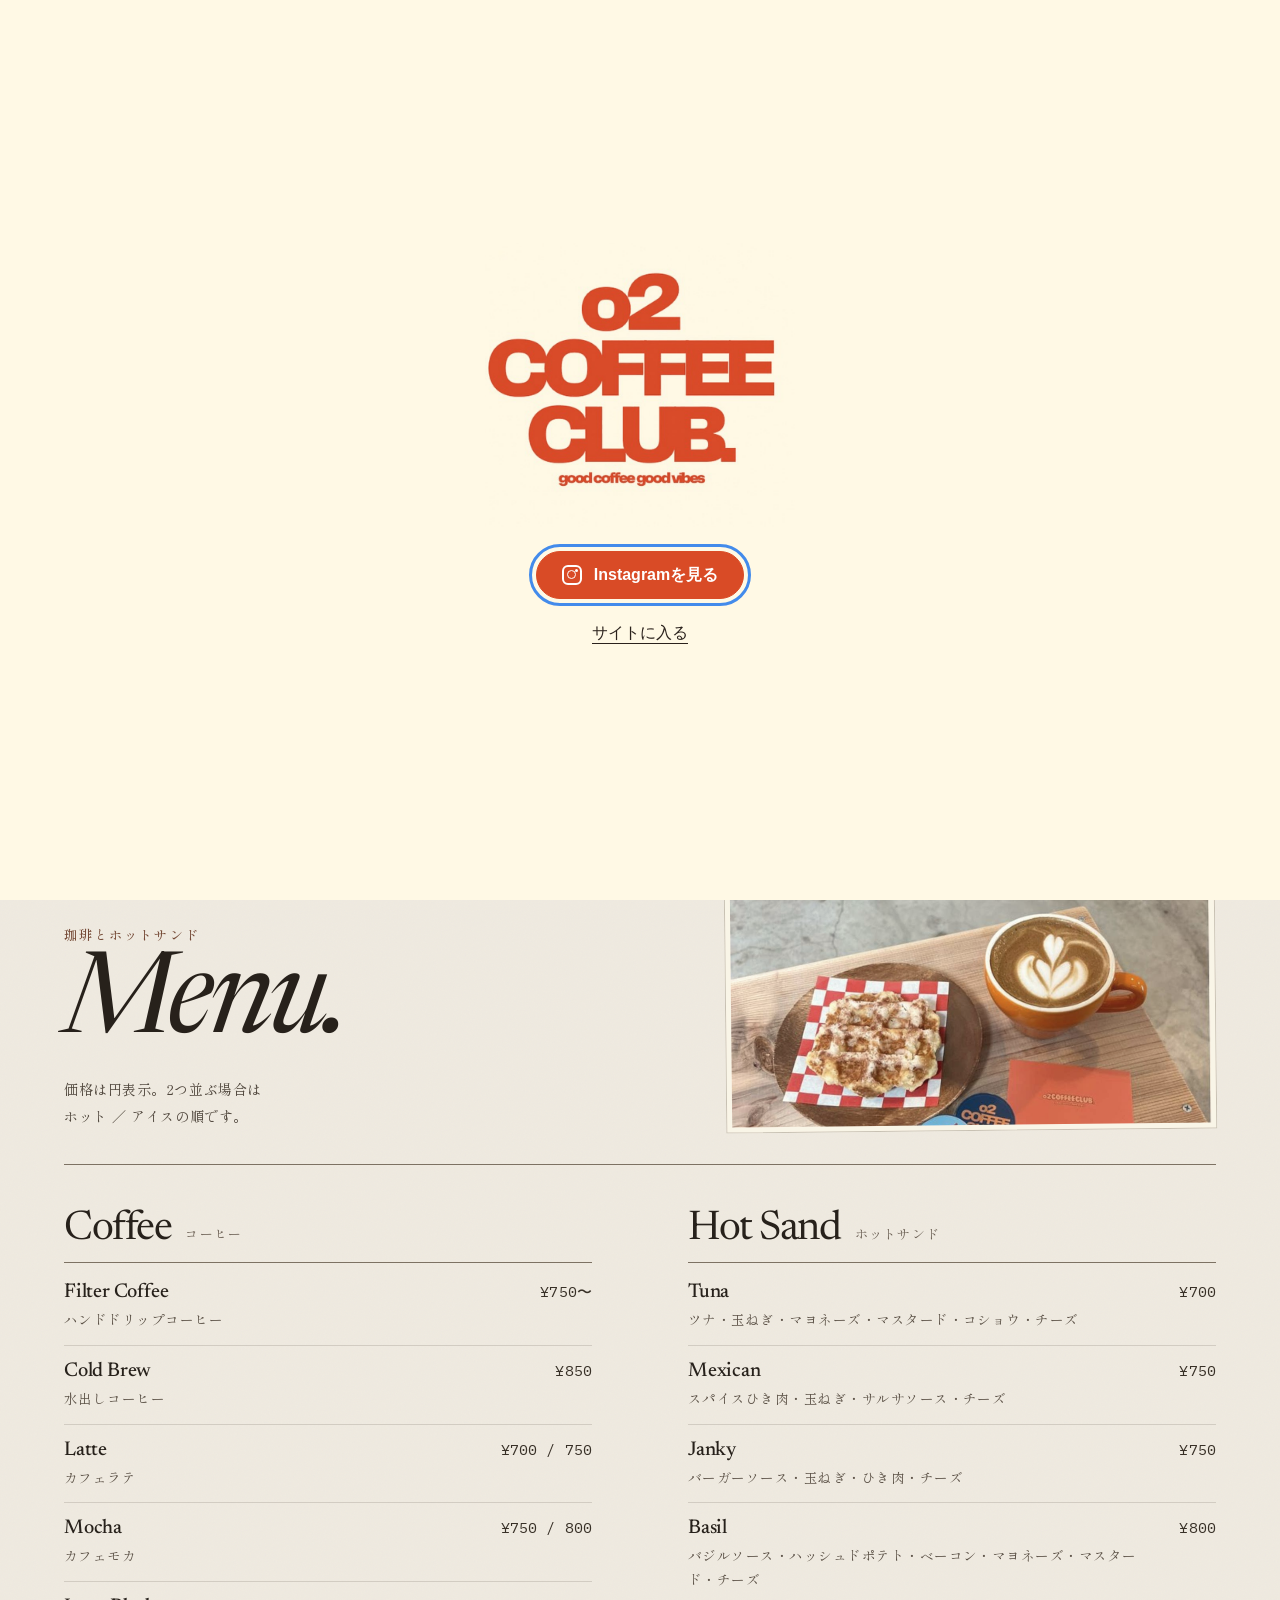
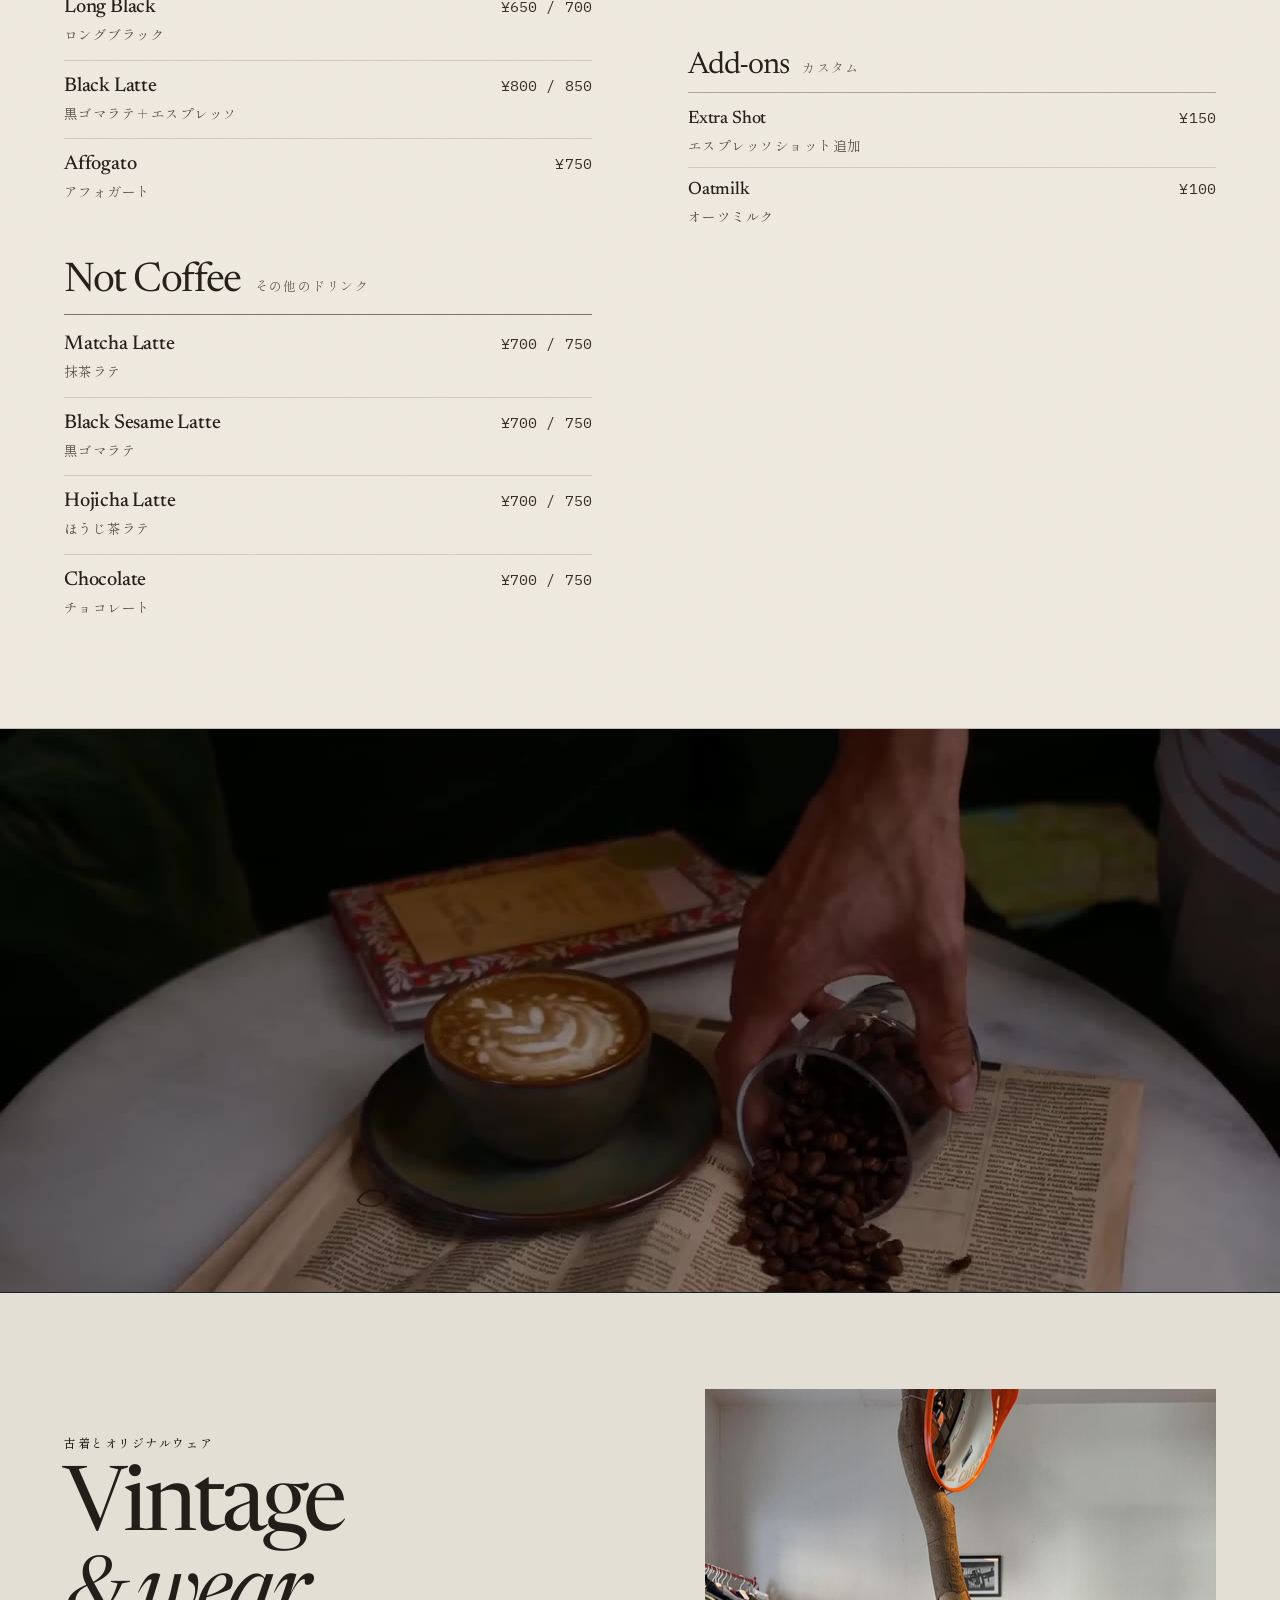
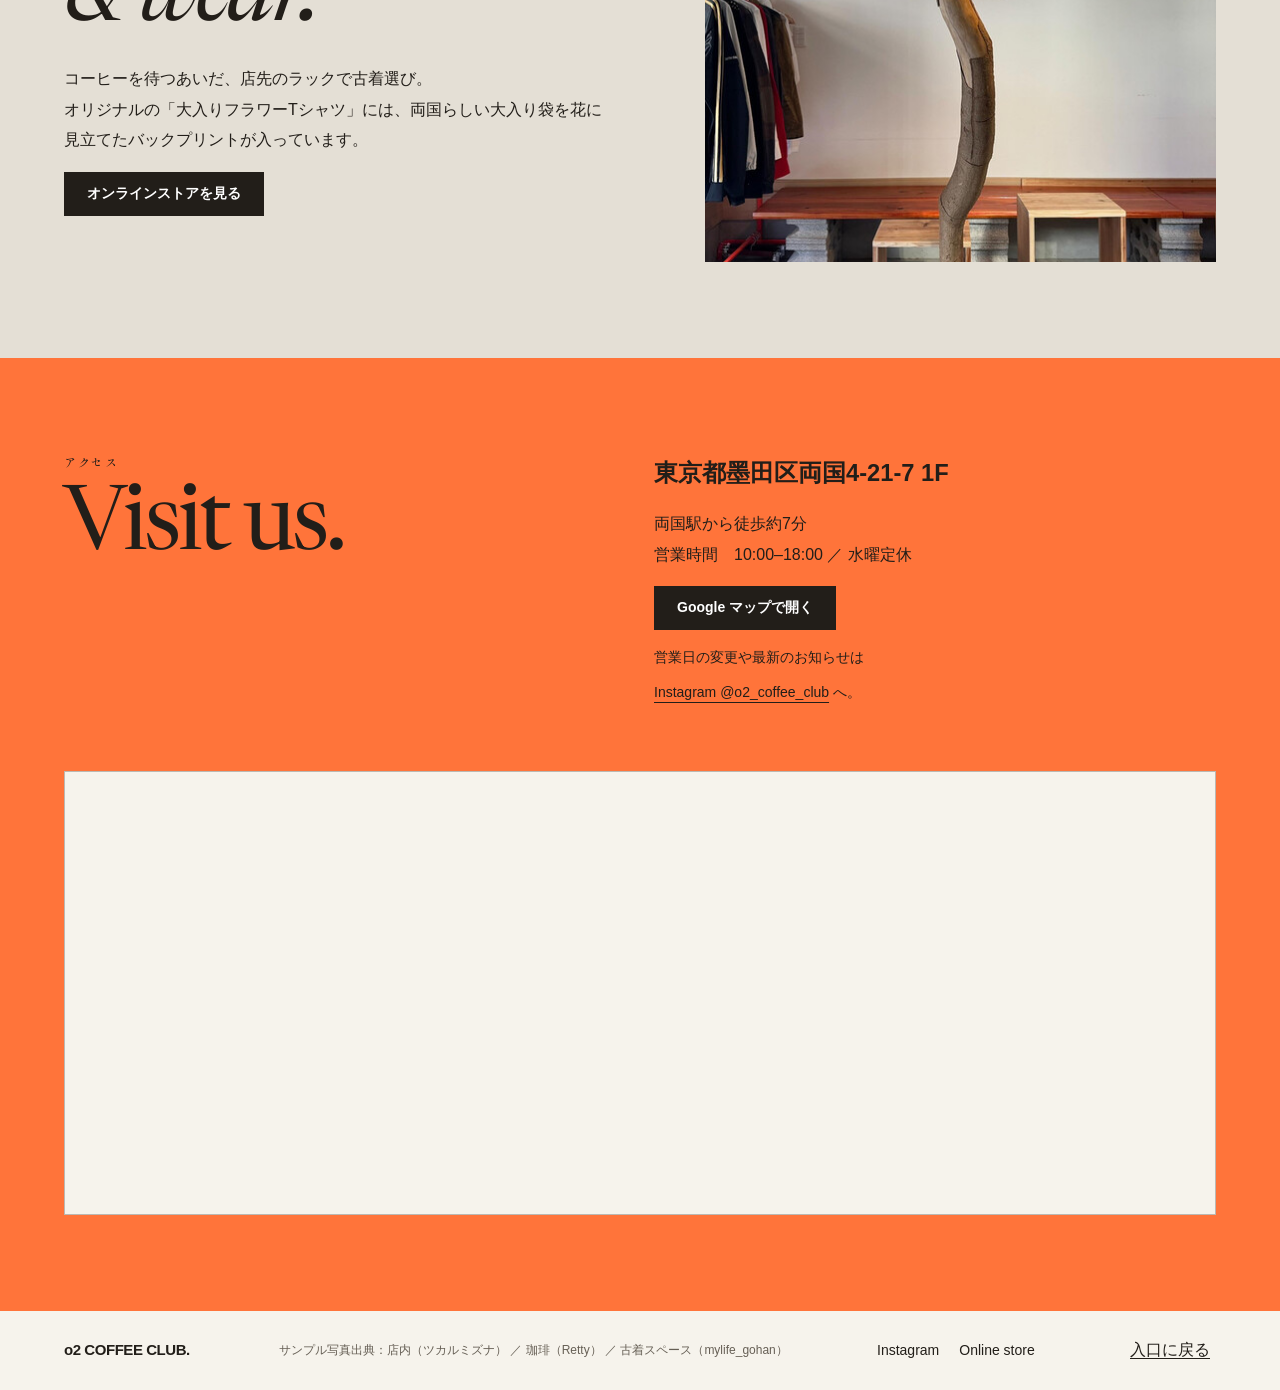
<file: index.html>
<!doctype html>
<html lang="ja">
<head>
  <meta charset="utf-8">
  <meta name="viewport" content="width=device-width,initial-scale=1">
  <meta name="theme-color" content="#f6f3ec">
  <meta name="description" content="東京・両国四丁目の路地にある、コーヒーと古着の店。o2 COFFEE CLUB. のメニュー、ウェア、アクセス。">
  <title>o2 COFFEE CLUB. — 珈琲と古着、両国。</title>
  <link rel="preconnect" href="https://fonts.googleapis.com">
  <link rel="preconnect" href="https://fonts.gstatic.com" crossorigin>
  <link href="https://fonts.googleapis.com/css2?family=IBM+Plex+Mono:wght@400;500&family=Newsreader:ital,opsz,wght@0,6..72,400..500;1,6..72,400..500&family=Shippori+Mincho:wght@400;500&display=swap" rel="stylesheet">
  <link rel="stylesheet" href="style.css">
</head>
<body id="top">
  <dialog id="entrance" aria-label="o2 COFFEE CLUB. 入口">
    <div class="entry-stage">
      <div class="coaster">
        <img src="assets/logo.png" alt="o2 COFFEE CLUB. — good coffee good vibes">
      </div>
      <div class="entry-actions">
        <a class="entry-insta" href="https://www.instagram.com/o2_coffee_club/" target="_blank" rel="noopener" aria-label="Instagramを見る（新しいタブ）">
          <span class="camera" aria-hidden="true"></span>Instagramを見る
        </a>
        <button class="entry-enter" type="button">サイトに入る</button>
      </div>
    </div>
  </dialog>

  <div class="top" lang="en">RYOGOKU, TOKYO · COFFEE &amp; VINTAGE</div>

  <header>
    <a class="brand" href="#top" aria-label="o2 COFFEE CLUB. トップ">
      <img class="header-logo" src="assets/logo.png" alt="o2 COFFEE CLUB.">
    </a>
    <nav aria-label="サイト内メニュー">
      <a href="#coffee">Menu</a>
      <a href="#vintage">Vintage</a>
      <a href="#visit">Access</a>
    </nav>
  </header>

  <main>
    <section class="hero">
      <img src="assets/hero.jpg" alt="両国のお店に飾られたオレンジのカーブミラーと乙珈琲倶楽部の看板" fetchpriority="high">
      <video class="hero-film" data-src="assets/hero.mp4" muted playsinline loop preload="none" aria-hidden="true"></video>
      <button class="film-toggle" type="button" aria-label="映像を一時停止" hidden></button>
      <div class="hero-copy">
        <div class="eyebrow">o2 COFFEE CLUB.</div>
        <h1 lang="en">Coffee<br><i>&amp; Vintage.</i></h1>
        <p>両国四丁目、路地裏の珈琲と古着。</p>
        <a class="btn" href="#coffee">メニューを見る</a>
        <a class="hero-access" href="#visit">お店への行き方</a>
      </div>
    </section>

    <section id="coffee" class="section menu-board">
      <div class="menu-lead">
        <div>
          <div class="eyebrow">珈琲とホットサンド</div>
          <h2>Menu.</h2>
          <p>価格は円表示。2つ並ぶ場合は<br>ホット ／ アイスの順です。</p>
        </div>
        <img src="assets/menu.jpg" loading="lazy" alt="店内のワッフルとラテ">
      </div>

      <div class="price-cols">
        <div>
          <section class="price-group">
            <h3>Coffee <small>コーヒー</small></h3>
            <ul>
              <li><span><b lang="en">Filter Coffee</b><small>ハンドドリップコーヒー</small></span><strong>¥750〜</strong></li>
              <li><span><b lang="en">Cold Brew</b><small>水出しコーヒー</small></span><strong>¥850</strong></li>
              <li><span><b lang="en">Latte</b><small>カフェラテ</small></span><strong>¥700 / 750</strong></li>
              <li><span><b lang="en">Mocha</b><small>カフェモカ</small></span><strong>¥750 / 800</strong></li>
              <li><span><b lang="en">Long Black</b><small>ロングブラック</small></span><strong>¥650 / 700</strong></li>
              <li><span><b lang="en">Black Latte</b><small>黒ゴマラテ＋エスプレッソ</small></span><strong>¥800 / 850</strong></li>
              <li><span><b lang="en">Affogato</b><small>アフォガート</small></span><strong>¥750</strong></li>
            </ul>
          </section>

          <section class="price-group">
            <h3>Not Coffee <small>その他のドリンク</small></h3>
            <ul>
              <li><span><b lang="en">Matcha Latte</b><small>抹茶ラテ</small></span><strong>¥700 / 750</strong></li>
              <li><span><b lang="en">Black Sesame Latte</b><small>黒ゴマラテ</small></span><strong>¥700 / 750</strong></li>
              <li><span><b lang="en">Hojicha Latte</b><small>ほうじ茶ラテ</small></span><strong>¥700 / 750</strong></li>
              <li><span><b lang="en">Chocolate</b><small>チョコレート</small></span><strong>¥700 / 750</strong></li>
            </ul>
          </section>
        </div>

        <div>
          <section class="price-group">
            <h3>Hot Sand <small>ホットサンド</small></h3>
            <ul>
              <li><span><b lang="en">Tuna</b><small>ツナ・玉ねぎ・マヨネーズ・マスタード・コショウ・チーズ</small></span><strong>¥700</strong></li>
              <li><span><b lang="en">Mexican</b><small>スパイスひき肉・玉ねぎ・サルサソース・チーズ</small></span><strong>¥750</strong></li>
              <li><span><b lang="en">Janky</b><small>バーガーソース・玉ねぎ・ひき肉・チーズ</small></span><strong>¥750</strong></li>
              <li><span><b lang="en">Basil</b><small>バジルソース・ハッシュドポテト・ベーコン・マヨネーズ・マスタード・チーズ</small></span><strong>¥800</strong></li>
            </ul>
          </section>

          <section class="price-group">
            <h3>Add-ons <small>カスタム</small></h3>
            <ul>
              <li><span><b lang="en">Extra Shot</b><small>エスプレッソショット追加</small></span><strong>¥150</strong></li>
              <li><span><b lang="en">Oatmilk</b><small>オーツミルク</small></span><strong>¥100</strong></li>
            </ul>
          </section>
        </div>
      </div>
    </section>

    <div class="city-film" id="sumida-night">
      <video data-src="assets/city.mp4" poster="assets/city-poster.jpg" muted playsinline loop preload="none" aria-label="ラテの横で、本のページにコーヒー豆を広げる様子"></video>
      <button class="film-toggle" type="button" aria-label="映像を一時停止" hidden></button>
    </div>

    <section id="vintage" class="section spread wear">
      <img src="assets/vintage.jpg" loading="lazy" alt="店内の古着ラックと木の柱に掛かったオレンジのミラー">
      <div class="details">
        <div class="eyebrow">古着とオリジナルウェア</div>
        <h2>Vintage<br><i>&amp; wear.</i></h2>
        <p>コーヒーを待つあいだ、店先のラックで古着選び。<br>オリジナルの「大入りフラワーTシャツ」には、両国らしい大入り袋を花に見立てたバックプリントが入っています。</p>
        <a class="btn" href="https://o2coffeeclub.base.shop/">オンラインストアを見る</a>
      </div>
    </section>

    <section id="visit" class="section visit">
      <div>
        <div class="eyebrow">アクセス</div>
        <h2>Visit us.</h2>
      </div>
      <div>
        <address>東京都墨田区両国4-21-7 1F</address>
        <p>両国駅から徒歩約7分<br>営業時間　10:00–18:00 ／ 水曜定休</p>
        <a class="btn" href="https://www.google.com/maps/search/?api=1&amp;query=o2+COFFEE+CLUB.+東京都墨田区両国4-21-7">Google マップで開く</a>
        <p class="note">営業日の変更や最新のお知らせは<br><a class="link" href="https://www.instagram.com/o2_coffee_club/">Instagram @o2_coffee_club</a> へ。</p>
      </div>
      <div class="visit-map">
        <iframe title="o2 COFFEE CLUB. 周辺の地図" src="https://www.google.com/maps/embed?pb=!1m18!1m12!1m3!1d3240.316372474975!2d139.7968186!3d35.69383150000001!2m3!1f0!2f0!3f0!3m2!1i1024!2i768!4f13.1!3m3!1m2!1s0x60188984307a7def%3A0x9527c3ba1307a44d!2so2%20COFFEE%20CLUB.!5e0!3m2!1sja!2sjp!4v1795262551647!5m2!1sja!2sjp" width="600" height="450" style="border:0;" allowfullscreen="" loading="lazy" referrerpolicy="strict-origin-when-cross-origin"></iframe>
      </div>
    </section>
  </main>

  <footer>
    <a class="brand" href="#top">o2 COFFEE CLUB.</a>
    <small class="photo-credit">サンプル写真出典：<a href="https://x.com/tsukarumizuna/status/2046434924333514904">店内（ツカルミズナ）</a> ／ <a href="https://retty.me/area/PRE13/ARE17/SUB1704/100001820105/">珈琲（Retty）</a> ／ <a href="https://tabelog.com/tokyo/A1312/A131201/13318797/dtlrvwlst/B524163319/">古着スペース（mylife_gohan）</a></small>
    <div class="foot-links">
      <a href="https://www.instagram.com/o2_coffee_club/">Instagram</a>
      <a href="https://o2coffeeclub.base.shop/">Online store</a>
    </div>
    <button class="entry-replay" type="button" hidden>入口に戻る</button>
  </footer>

  <script src="main.js"></script>
</body>
</html>
</file>
<file: style.css>
/* ===== BASE & TOKENS ===== */
:root {
  --paper: #f6f3ec;
  --ink: #221e19;
  --orange: #ff743a;
  --line: #b7afa4;
  --pad: clamp(20px, 5vw, 86px);
}

* {
  box-sizing: border-box;
}

html {
  scroll-behavior: smooth;
  scroll-padding-top: 24px;
}

html:has(#entrance[open]) {
  overflow: hidden;
}

body {
  margin: 0;
  background: var(--paper);
  color: var(--ink);
  font: 16px/1.65 "Helvetica Neue", Arial, "Hiragino Kaku Gothic ProN", "Yu Gothic", sans-serif;
}

a {
  color: inherit;
  text-decoration: none;
}

a:focus-visible {
  outline: 3px solid #438beb;
  outline-offset: 4px;
}

a:hover {
  text-decoration: underline;
  text-underline-offset: .28em;
}

/* ===== ENTRANCE MODAL ===== */
#entrance {
  position: fixed;
  inset: 0;
  margin: 0;
  width: 100%;
  height: 100%;
  max-width: none;
  max-height: none;
  padding: 20px;
  border: 0;
  background: #fff9e5;
  color: #2b221c;
  overflow: auto;
}

#entrance::backdrop {
  background: transparent;
}

#entrance.leaving {
  animation: iris-out .65s cubic-bezier(.65, 0, .35, 1) both;
  pointer-events: none;
}

.entry-stage {
  min-height: 100%;
  display: flex;
  align-items: center;
  justify-content: center;
  flex-direction: column;
  text-align: center;
  gap: 24px;
}

.coaster {
  position: relative;
  display: block;
  width: min(60vw, 38vh, 310px);
  color: #302016;
  animation: coaster-in .85s cubic-bezier(.2, .75, .25, 1) both;
}

.coaster img {
  width: 100%;
  display: block;
  mix-blend-mode: multiply;
}

.entry-actions {
  display: grid;
  justify-items: center;
  gap: 10px;
}

.entry-insta,
.entry-enter {
  min-height: 48px;
  display: inline-flex;
  align-items: center;
  justify-content: center;
  gap: 12px;
  cursor: pointer;
}

.entry-insta {
  background: #d94b26;
  color: #fff;
  border: 1px solid #d94b26;
  border-radius: 99px;
  padding: 10px 25px;
  font-weight: 600;
  animation: rise .5s .18s both;
}

.camera {
  width: 20px;
  height: 20px;
  border: 2px solid currentColor;
  border-radius: 6px;
  display: grid;
  place-items: center;
  position: relative;
}

.camera:before {
  content: "";
  border: 1.7px solid currentColor;
  width: 7px;
  height: 7px;
  border-radius: 50%;
}

.camera:after {
  content: "";
  width: 3px;
  height: 3px;
  border-radius: 50%;
  background: currentColor;
  position: absolute;
  right: 2px;
  top: 2px;
}

.entry-enter {
  border: 0;
  background: none;
  color: inherit;
  font: inherit;
  text-decoration: underline;
  text-underline-offset: 5px;
  padding: 8px 18px;
  animation: rise .5s .85s backwards;
}

.entry-replay {
  background: none;
  border: 0;
  color: inherit;
  font: inherit;
  cursor: pointer;
  text-decoration: underline;
  text-underline-offset: 3px;
}

@keyframes coaster-in {
  from {
    opacity: 0;
    transform: scale(.76) rotate(-9deg);
  }
  to {
    opacity: 1;
    transform: scale(1) rotate(0);
  }
}

@keyframes rise {
  from {
    opacity: 0;
    transform: translateY(8px);
  }
  to {
    opacity: 1;
    transform: none;
  }
}

@keyframes iris-out {
  from {
    clip-path: circle(150vmax at 50% 50%);
  }
  to {
    clip-path: circle(0 at 50% 50%);
  }
}

/* ===== HEADER & TOP BAR ===== */
.top {
  padding: 7px var(--pad);
  text-align: center;
  background: var(--ink);
  color: var(--paper);
  font: 400 11.5px/1.4 "IBM Plex Mono", ui-monospace, monospace;
  letter-spacing: .16em;
}

header {
  display: flex;
  align-items: center;
  justify-content: space-between;
  padding: 16px var(--pad);
  gap: 20px;
}

.brand {
  display: flex;
  align-items: center;
  gap: 9px;
  font-size: 15px;
  font-weight: 900;
  line-height: .94;
  letter-spacing: -.03em;
}

.header-logo {
  display: block;
  width: 62px;
  mix-blend-mode: multiply;
}

nav {
  display: flex;
  align-items: center;
  gap: clamp(14px, 3vw, 48px);
  font-size: 15px;
  font-weight: 600;
}

/* ===== TYPOGRAPHY & COMMON UI ===== */
.eyebrow {
  font: 500 12px/1.5 "IBM Plex Mono", "Shippori Mincho", monospace;
  letter-spacing: .13em;
  text-transform: uppercase;
}

.hero h1,
h2 {
  font-family: "Newsreader", Georgia, "Times New Roman", serif;
  font-weight: 400;
  font-optical-sizing: auto;
  letter-spacing: -.045em;
}

h2 {
  font-size: clamp(54px, 7vw, 108px);
  line-height: 1;
  margin: 12px 0 20px;
}

.section {
  padding: clamp(54px, 7.5vw, 120px) var(--pad);
}

.btn {
  display: inline-flex;
  justify-content: center;
  align-items: center;
  min-height: 44px;
  background: var(--ink);
  color: white;
  padding: 10px 23px;
  font-size: 14px;
  font-weight: 650;
}

.link {
  display: inline-block;
  text-decoration: underline;
  text-underline-offset: 5px;
  margin: 8px 0;
}

.note {
  font-size: 14px;
}

/* ===== HERO ===== */
.hero {
  position: relative;
  isolation: isolate;
  min-height: clamp(550px, 73svh, 860px);
  display: flex;
  align-items: flex-end;
  background: #493328;
  color: white;
}

.hero img,
.hero:after {
  position: absolute;
  inset: 0;
  width: 100%;
  height: 100%;
  object-fit: cover;
  z-index: -2;
}

.hero:after {
  content: "";
  background:
    linear-gradient(90deg, rgba(18, 12, 7, .58), transparent 85%),
    linear-gradient(0deg, rgba(21, 12, 5, .62), transparent 65%);
  z-index: -1;
}

.hero-copy {
  padding: clamp(36px, 5vw, 80px) var(--pad);
}

.hero h1 {
  font-size: clamp(78px, 10.3vw, 170px);
  line-height: .86;
  margin: 25px 0;
}

.hero h1 i {
  font-weight: 400;
}

.hero p {
  font-size: clamp(15px, 1.3vw, 21px);
  letter-spacing: .08em;
  margin: 1em 0;
}

.hero .btn {
  background: var(--paper);
  color: var(--ink);
  margin-top: 6px;
}

.hero-access {
  margin-left: 22px;
  font-size: 14px;
  text-decoration: underline;
  text-underline-offset: 5px;
}

/* ===== VIDEO FILMS ===== */
.hero-film {
  position: absolute;
  inset: 0;
  width: 100%;
  height: 100%;
  object-fit: cover;
  z-index: -2;
  opacity: 0;
  transition: opacity .5s;
}

.hero-film.has-frame {
  opacity: 1;
}

.film-toggle {
  position: absolute;
  right: 12px;
  bottom: 12px;
  width: 44px;
  height: 44px;
  padding: 0;
  border: 0;
  border-radius: 50%;
  background: transparent;
  color: white;
  cursor: pointer;
  z-index: 1;
}

.film-toggle::before,
.film-toggle::after {
  content: "";
  position: absolute;
  left: 50%;
  top: 50%;
  transform: translate(-50%, -50%);
  pointer-events: none;
}

.film-toggle::before {
  width: 32px;
  height: 32px;
  border-radius: 50%;
  background: rgba(18, 16, 14, .66);
}

.film-toggle::after {
  width: 10px;
  height: 12px;
  box-sizing: border-box;
  border-inline: 3px solid currentColor;
}

.film-toggle.is-paused::after {
  width: 0;
  height: 0;
  border: 0;
  border-top: 6px solid transparent;
  border-bottom: 6px solid transparent;
  border-left: 10px solid currentColor;
  margin-left: 1px;
}

.film-toggle:hover::before {
  background: rgba(18, 16, 14, .85);
}

.film-toggle:focus-visible {
  outline: 2px solid white;
  outline-offset: 1px;
}

.city-film {
  position: relative;
  background: #172328;
  overflow: hidden;
}

.city-film video {
  display: block;
  width: 100%;
  height: clamp(280px, 44vw, 680px);
  object-fit: cover;
  object-position: center top;
}

/* ===== MENU BOARD ===== */
.menu-board {
  color: #2b251e;
  background-color: #efeae0;
  background-image: url("data:image/svg+xml,%3Csvg xmlns='http://www.w3.org/2000/svg' width='200' height='200'%3E%3Cfilter id='n'%3E%3CfeTurbulence type='fractalNoise' baseFrequency='.75' numOctaves='2' stitchTiles='stitch'/%3E%3C/filter%3E%3Crect width='100%25' height='100%25' filter='url(%23n)' opacity='.028'/%3E%3C/svg%3E");
  border-block: 1px solid #c4bbb0;
}

.menu-lead {
  display: grid;
  grid-template-columns: minmax(0, 1fr) minmax(0, .84fr);
  align-items: end;
  gap: clamp(22px, 6vw, 96px);
  padding-block: 8px 34px;
  border-bottom: 1px solid #7d7263;
}

.menu-lead .eyebrow {
  font-family: "Shippori Mincho", "Yu Mincho", serif;
  font-size: 13px;
  font-weight: 500;
  color: #754a36;
  letter-spacing: .16em;
  text-transform: none;
}

.menu-board h2 {
  font-family: "Newsreader", Georgia, "Times New Roman", serif;
  font-weight: 400;
  font-style: italic;
  font-optical-sizing: auto;
  color: #27211b;
  font-size: clamp(66px, 8.8vw, 138px);
  letter-spacing: -.045em;
  line-height: .92;
  margin: 10px 0 18px;
}

.menu-lead p {
  margin: 0;
  font-family: "Shippori Mincho", "Yu Mincho", serif;
  font-size: 14px;
  line-height: 1.95;
  letter-spacing: .04em;
  color: #4f463c;
}

.menu-lead img {
  display: block;
  width: 100%;
  height: clamp(180px, 19.5vw, 272px);
  object-fit: cover;
  object-position: 50% 53%;
  background: #f8f4ea;
  padding: 5px;
  border: 1px solid rgba(98, 88, 75, .34);
  filter: sepia(.12) contrast(.96) saturate(.86);
  transform: rotate(-.6deg);
}

.price-cols {
  display: grid;
  grid-template-columns: minmax(0, 1fr) minmax(0, 1fr);
  gap: clamp(32px, 7.5vw, 116px);
}

.price-group {
  margin-top: 42px;
}

.price-group h3 {
  display: flex;
  align-items: baseline;
  flex-wrap: wrap;
  gap: 6px 14px;
  margin: 0 0 4px;
  padding-bottom: 10px;
  border-bottom: 1px solid #7d7263;
  font-family: "Newsreader", Georgia, "Times New Roman", serif;
  font-weight: 400;
  font-optical-sizing: auto;
  font-size: clamp(30px, 3.2vw, 46px);
  line-height: 1.1;
  letter-spacing: -.035em;
  color: #27211b;
}

.price-group h3 small {
  font-family: "Shippori Mincho", "Yu Mincho", serif;
  font-size: 13px;
  font-weight: 400;
  letter-spacing: .1em;
  color: #6c6155;
}

.price-group ul {
  list-style: none;
  padding: 0;
  margin: 0;
}

.price-group li {
  display: flex;
  align-items: baseline;
  justify-content: space-between;
  gap: 18px;
  padding: 13px 0;
  border-bottom: 1px solid rgba(98, 88, 75, .2);
}

.price-group li:last-child {
  border-bottom: 0;
}

.price-group li b,
.price-group li small {
  display: block;
}

.price-group li b {
  font-family: "Newsreader", Georgia, "Times New Roman", serif;
  font-weight: 500;
  font-optical-sizing: auto;
  font-size: clamp(20px, 1.55vw, 23px);
  line-height: 1.25;
  letter-spacing: -.01em;
  color: #27211b;
}

.price-group li small {
  font-family: "Shippori Mincho", "Yu Mincho", serif;
  font-size: 13.5px;
  color: #5b5146;
  line-height: 1.75;
  letter-spacing: .035em;
  margin-top: 3px;
}

.price-group li strong {
  font-family: "IBM Plex Mono", ui-monospace, monospace;
  font-size: 14.5px;
  font-weight: 400;
  line-height: 1.5;
  letter-spacing: .01em;
  color: #383027;
  white-space: nowrap;
  font-variant-numeric: tabular-nums;
}

/* Add-onsだけ少し控えめなサイズ感にして自然な抑揚をつける */
.price-cols > div:last-child .price-group:last-child {
  margin-top: 34px;
  padding-top: 10px;
}

.price-cols > div:last-child .price-group:last-child h3 {
  font-size: clamp(24px, 2.4vw, 32px);
  border-bottom-color: rgba(125, 114, 99, .55);
}

.price-cols > div:last-child .price-group:last-child li {
  padding: 10px 0;
}

.price-cols > div:last-child .price-group:last-child li b {
  font-size: clamp(18px, 1.35vw, 20px);
}

/* ===== VINTAGE & WEAR ===== */
.spread {
  display: grid;
  grid-template-columns: 1.08fr 1fr;
  align-items: center;
  gap: clamp(28px, 7vw, 120px);
}

.spread img {
  width: 100%;
  height: clamp(330px, 37vw, 575px);
  object-fit: cover;
  display: block;
}

.details {
  max-width: 550px;
}

.details p,
.visit p {
  line-height: 1.9;
}

.wear {
  background: #e4dfd5;
}

.wear .details {
  order: -1;
}

/* ===== VISIT & MAP ===== */
.visit {
  background: var(--orange);
  display: grid;
  grid-template-columns: 1fr 1fr;
  gap: clamp(28px, 4vw, 44px) 28px;
}

.visit address {
  font-style: normal;
  font-size: clamp(19px, 1.85vw, 30px);
  font-weight: 600;
}

.visit-map {
  grid-column: 1 / -1;
  background: var(--paper);
  padding: 6px;
  border: 1px solid rgba(34, 30, 25, .28);
}

.visit-map iframe {
  display: block;
  width: 100%;
  height: clamp(280px, 34vw, 430px);
  border: 0;
  filter: sepia(.14) saturate(.88) contrast(.98);
  transition: filter .25s ease;
}

.visit-map:hover iframe,
.visit-map:focus-within iframe {
  filter: none;
}

/* ===== FOOTER ===== */
footer {
  padding: 25px var(--pad);
  display: flex;
  align-items: center;
  justify-content: space-between;
  gap: 20px;
}

.photo-credit {
  font-size: 12px;
  color: #665f55;
}

.foot-links {
  display: flex;
  gap: 20px;
  font-size: 14px;
}

/* ===== RESPONSIVE ===== */
@media (max-width: 700px) {
  header {
    padding: 15px 16px;
    gap: 10px;
  }

  .brand {
    font-size: 11px;
    gap: 5px;
  }

  .header-logo {
    width: 45px;
  }

  nav {
    gap: 14px;
    font-size: 13px;
  }

  .hero {
    min-height: 530px;
    min-height: clamp(480px, 70svh, 640px);
  }

  .hero img {
    object-position: 65% center;
  }

  .hero-copy {
    padding-bottom: 40px;
  }

  .hero h1 {
    font-size: clamp(74px, 16vw, 100px);
  }

  .section {
    padding: 50px var(--pad);
  }

  .price-cols {
    grid-template-columns: 1fr;
    gap: 0;
  }

  .menu-lead {
    grid-template-columns: 1fr .82fr;
    align-items: center;
    gap: 14px;
    padding-block: 4px 26px;
  }

  .menu-lead img {
    height: 148px;
    padding: 4px;
  }

  .menu-lead p {
    font-size: 13.5px;
  }

  .price-group {
    margin-top: 34px;
  }

  .price-group li {
    padding: 11px 0;
  }

  .price-group li b {
    font-size: 19.5px;
  }

  .price-group li strong {
    font-size: 14px;
  }

  .city-film video {
    height: auto;
    aspect-ratio: 16 / 9;
  }

  .spread,
  .visit {
    grid-template-columns: 1fr;
  }

  .spread img {
    height: 310px;
  }

  .wear .details {
    order: 0;
  }

  .visit-map {
    padding: 5px;
  }

  .visit-map iframe {
    height: 300px;
  }

  footer {
    flex-wrap: wrap;
  }

  .foot-links {
    gap: 12px;
  }
}

@media (prefers-reduced-motion: reduce) {
  html {
    scroll-behavior: auto;
  }

  #entrance *,
  #entrance.leaving {
    animation: none;
  }
}
</file>
